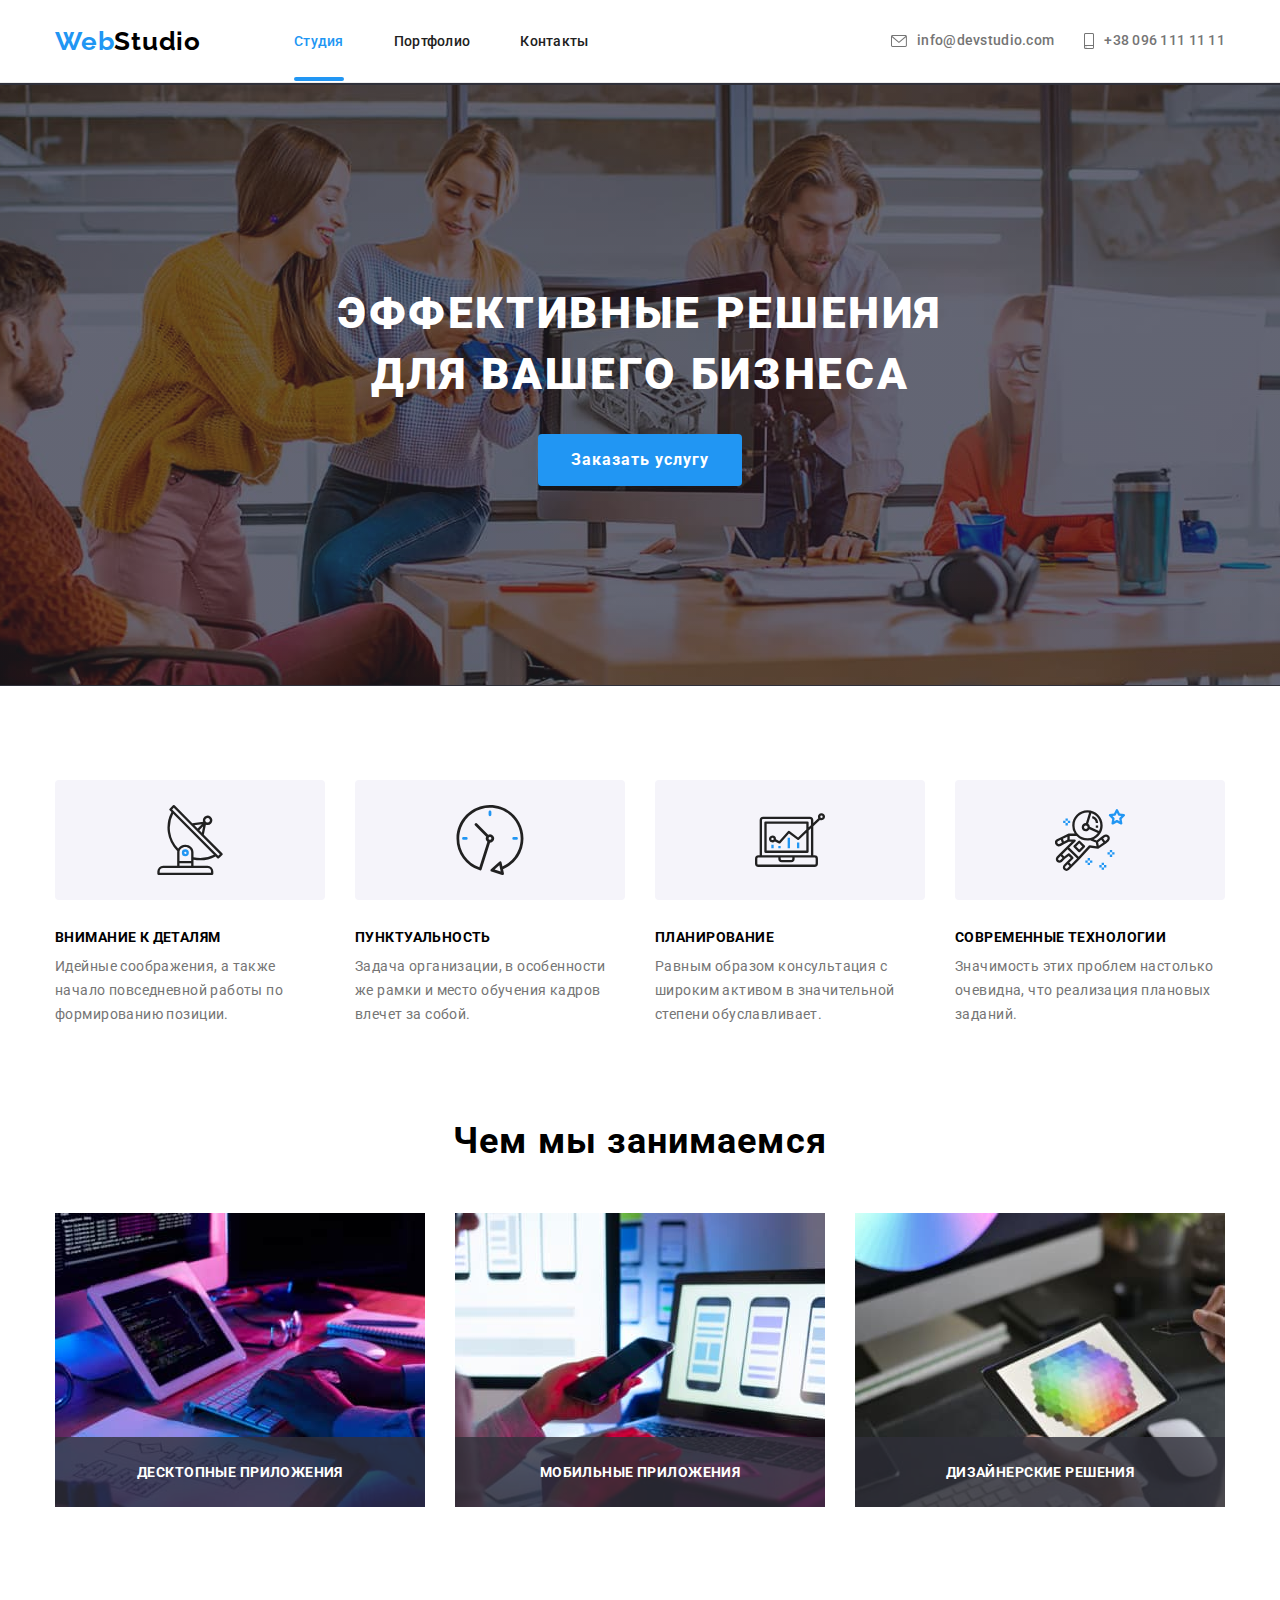
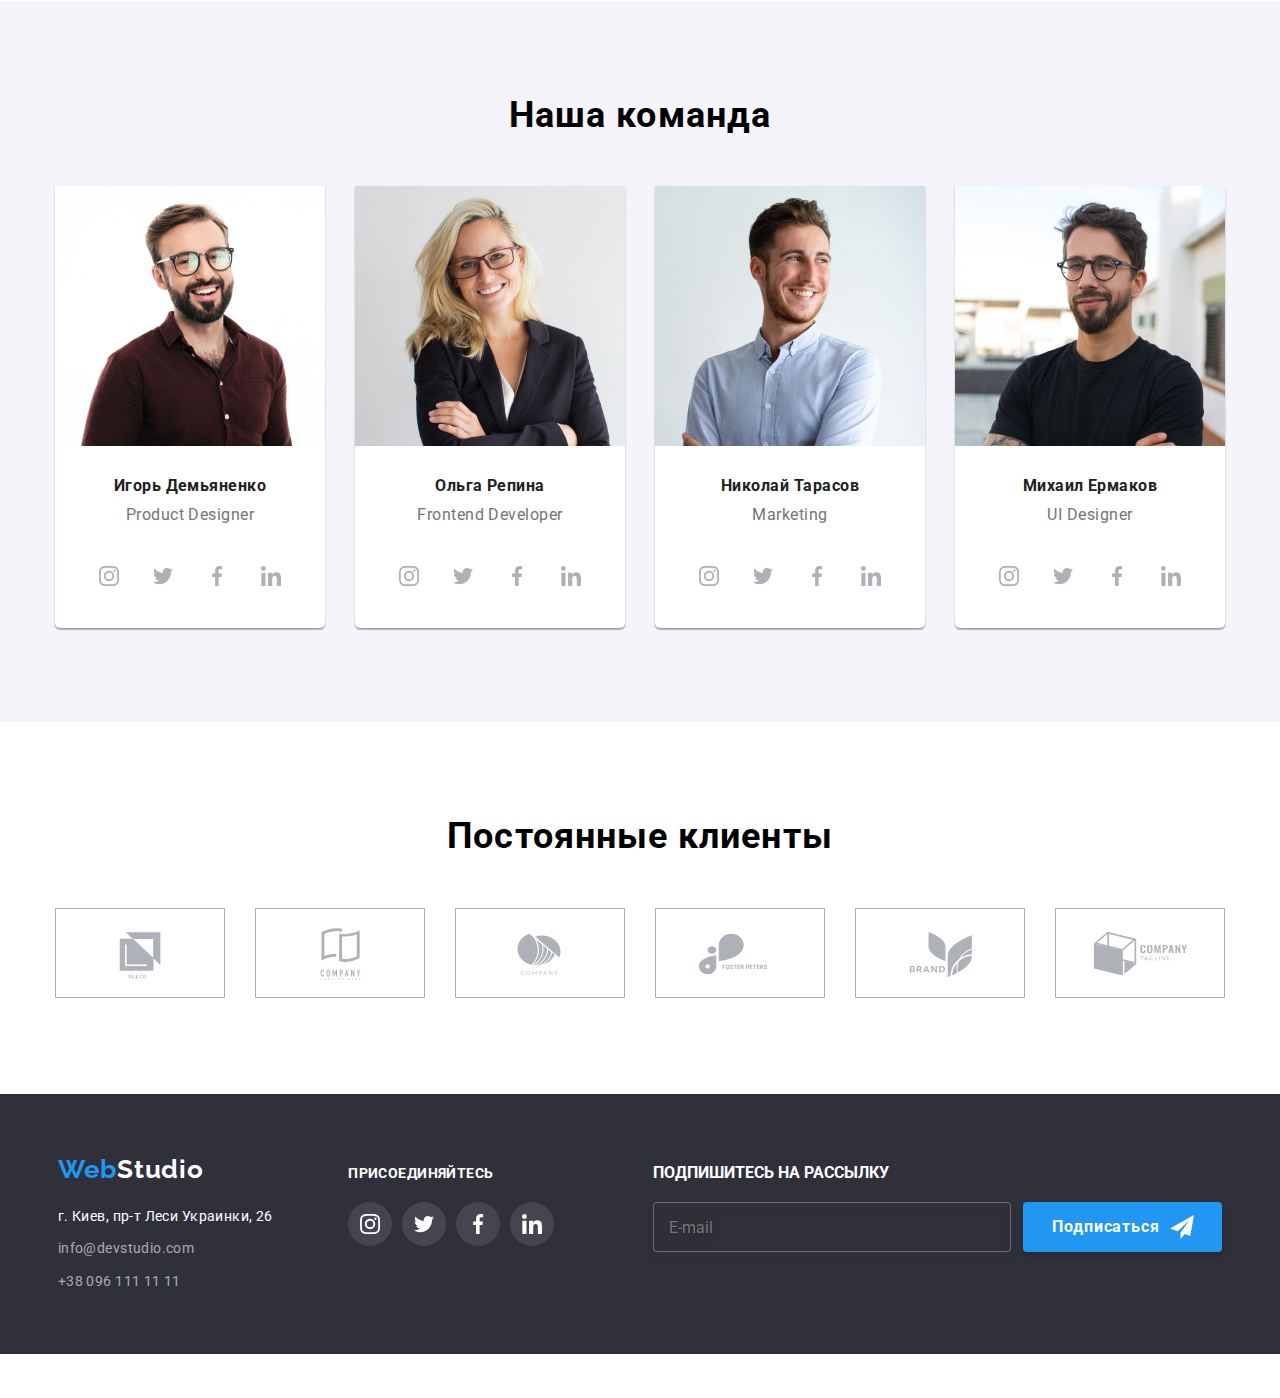
<file: index.html>
<!DOCTYPE html>
<html lang="ru">

<head>
  <meta charset="UTF-8">
  <meta http-equiv="X-UA-Compatible" content="IE=edge">
  <meta name="viewport" content="width=device-width, initial-scale=1.0">
  <title>Document</title>
  <link rel="preconnect" href="https://fonts.googleapis.com">
  <link rel="preconnect" href="https://fonts.gstatic.com" crossorigin>
  <link
    href="https://fonts.googleapis.com/css2?family=Oleo+Script&family=Raleway:wght@700&family=Roboto:wght@400;500;700;900&display=swap"
    rel="stylesheet">
  <link rel="stylesheet" href="https://cdn.jsdelivr.net/npm/modern-normalize@1.1.0/modern-normalize.min.css">
  <link rel="stylesheet" href="./css/main.min.css">

</head>

<body>


  <header class="header ">
    <div class="container">
      <div class="page-header-container">
        <a class="logo link" href="./index.html">
          <span class="logo-black">Web</span>Studio
        </a>
        <button class="button-menu" type="button">
          <svg class="button-menu__image" width="40px" height="40px">
            <use class="button-menu__icon-open" href="./images/sprite.svg#icon-burger"></use>
            <use class="button-menu__icon-close" href="./images/sprite.svg#icon-close_button"></use>
          </svg>
        </button>

        <div class="mobil-menu-nav ">
          <nav class="mobil-nav">

            <ul class="mobil-nav-list list">
              <li class="mobil-menu-nav__items"><a class="link mobile-navigation__link" href="./index.html">Студия</a>
              </li>
              <li class="mobil-menu-nav__items"><a class="link mobile-navigation__link"
                  href="./portfolio.html">Портфолио</a></li>
              <li><a class="link mobile-navigation__link" href="#">Контакты</a></li>
            </ul>
          </nav>
          <ul class="contact-info list">
            <li class="mobil-menu-nav__items">
              <a class="mobile-navigation__link mobile-navigation__link--email link" href="mailto:info@devstudio.com">
                <svg class="mobile-navigation__link-icon " width="16" height="12">
                  <use href="./images/sprite.svg#icon-post"></use>
                </svg>
                info@devstudio.com
              </a>
            </li>
            <li class="mobil-menu-nav__items">
              <a class="mobile-navigation__link mobile-navigation__link--number link" href="tel:+380961111111">
                <svg class="mobile-navigation__link-icon" width="10" height="16">
                  <use href="./images/sprite.svg#icon-smartphone"></use>
                </svg>+38 096 111 11 11</a>
            </li>
          </ul>
        </div>

        <nav class="menu-nav">

          <ul class="header-list list">
            <li class="menu-nav__items"><a class=" link link__studio current" href="./index.html">Студия</a></li>
            <li class="menu-nav__items"><a class="link link__portfolio" href="./portfolio.html">Портфолио</a></li>
            <li class="menu-nav__items"><a class="link link__contact" href="#">Контакты</a></li>
          </ul>
        </nav>
        <ul class="contact-info list">
          <li class="contact-info__mail">
            <a class="contact-info-mail__link link" href="mailto:info@devstudio.com">
              <svg class="icon__post" width="16" height="12">
                <use href="./images/sprite.svg#icon-post"></use>
              </svg>
              info@devstudio.com
            </a>
          </li>
          <li class="contact-info__call">
            <a class="contact-info-call__link link" href="tel:+380961111111">
              <svg class="icon__phone" width="10" height="16">
                <use href="./images/sprite.svg#icon-smartphone"></use>
              </svg>+38 096 111 11 11</a>
          </li>

        </ul>
      </div>


    </div>
    </div>

  </header>

  <main class="main-container">

    <section class="hero">
      <div class="container">
        <h1 class="hero__slogan">Эффективные решения<br>для вашего бизнеса</h1>

        <button class="btn" type="button" data-modal-open>Заказать услугу</button>
      </div>
    </section>

    <section class="feature-section section">
      <div class="container">
        <h2 class="visually--hidden">Особенности</h2>
        <ul class="feature-items list">
          <li class="feature-items__detail">
            <div class="feature-warp">
              <svg class="svg-icon" width="70" height="70">
                <use href="./images/sprite.svg#icon-antenna-1"></use>
              </svg>
            </div>
            <h3 class="caption-detail">Внимание к деталям</h3>
            <p class="detail-text"> Идейные соображения, а также начало повседневной работы по формированию позиции.</p>
          </li>

          <li class="feature-items__detail">
            <div class="feature-warp">
              <svg class="svg-icon" width="70" height="70">
                <use href="./images/sprite.svg#icon-clock-1"></use>
              </svg>
            </div>
            <h3 class="caption-detail">Пунктуальность</h3>
            <p class="detail-text">Задача организации, в особенности же рамки и место обучения кадров влечет за
              собой.</p>
          </li>

          <li class="feature-items__detail">
            <div class="feature-warp">
              <svg class="svg-icon" width="70" height="70">
                <use href="./images/sprite.svg#icon-diagram-1"></use>
              </svg>
            </div>
            <h3 class="caption-detail">Планирование</h3>
            <p class="detail-text">Равным образом консультация с широким активом в значительной степени обуславливает.
            </p>
          </li>

          <li class="feature-items__detail">
            <div class="feature-warp">
              <svg class="svg-icon" width="70" height="70">
                <use href="./images/sprite.svg#icon-astronaut-1"></use>
              </svg>
            </div>
            <h3 class="caption-detail">Современные технологии</h3>
            <p class="detail-text">Значимость этих проблем настолько очевидна, что реализация плановых заданий.</p>
          </li>
        </ul>
      </div>
    </section>

    <section class="affair-section section">
      <div class="container">
        <h2 class="title">Чем мы занимаемся</h2>
        <ul class="feature-items list">
          <li class="feature-items__detail affair-item"><img src="./images/What are we doing/img1.jpg"
              alt="печать на клавиатуре" width="370" height="294">
            <p class="work-text">Десктопные приложения</p>
          </li>
          <li class="feature-items__detail affair-item"><img src="./images/What are we doing/img2.jpg"
              alt="работа за ноутбуком" width="370" height="294">
            <p class="work-text">Мобильные приложения</p>
          </li>
          <li class="feature-items__detail affair-item"> <img src="./images/What are we doing/img3.jpg"
              alt="цветовая палитра" width="370" height="294">
            <p class="work-text">Дизайнерские решения</p>
          </li>
        </ul>
      </div>
    </section>
    <section class="comand-section section">
      <div class="container">
        <h2 class="title">Наша команда</h2>
        <ul class="feature-items list">
          <li class="card detail-item">
            <picture>

              <source media="(max-width: 767px)" srcset="./images/team/img.jpg 1x, 
                              ./images/team/img2x.jpg 2x">
              <source media="(min-width: 768px) and (max-width: 1199px)" srcset="./images/team/tablet1.jpg 1x, 
                              ./images/team/tablet1-2x.jpg 2x">
              <source media="(min-width: 1200px)" srcset="./images/team/decktop1.jpg 1x, 
                              ./images/team/decktop1-2x.jpg 2x">
              <img class="box-image" src="./images/team/photomobile1(1x)_450.jpg" alt="Фото Ігор Дем'яненко"
                title="Ігор Дем'яненко">
            </picture>
            <!-- <img src="./images/team/img4.jpg" alt="мужчина" width="270" height="260" /> -->


            <h3 class="card-title">Игорь Демьяненко</h3>
            <p class="card-text"> Product Designer</p>
            <ul class="social-icons list">
              <li>
                <a class="social-link" href="#">
                  <svg class="social-eclipse" width="20" heigth="20">
                    <use href="./images/sprite.svg#icon-instagram-2"></use>
                  </svg>
                </a>
              </li>
              <li>
                <a class="social-link" href="#">
                  <svg class="social-eclipse" width="20" heigth="20">
                    <use href="./images/sprite.svg#icon-twitter-1"></use>
                  </svg>
                </a>
              </li>
              <li>
                <a class="social-link" href="#">
                  <svg class="social-eclipse" width="20" heigth="20">
                    <use href="./images/sprite.svg#icon-facebook-1"></use>
                  </svg>
                </a>
              </li>
              <li>
                <a class="social-link" href="#">
                  <svg class="social-eclipse" width="20" heigth="20">
                    <use href="./images/sprite.svg#icon-linkedin-1"></use>
                  </svg>
                </a>
              </li>
            </ul>
          </li>

          <li class="card detail-item">
            <picture>

              <source media="(max-width: 767px)" srcset="./images/team/2img.jpg 1x, 
                                          ./images/team/2img2x.jpg 2x">
              <source media="(min-width: 768px) and (max-width: 1199px)" srcset="./images/team/tablet2.jpg 1x, 
                                          ./images/team/tablet2-2x.jpg 2x">
              <source media="(min-width: 1200px)" srcset="./images/team/decktop2.jpg 1x, 
                                          ./images/team/decktop2-2x.jpg 2x">
              <img class="box-image" src="./images/team/photomobile1(1x)_450.jpg" alt="женщина в очках"
                title="Ольга Репина">
            </picture>
            <!-- <img src="./images/team/img5.jpg" alt="женщина в очках" width="270"
              height="260" /> -->

            <h3 class="card-title">Ольга Репина</h3>
            <p class="card-text"> Frontend Developer</p>
            <ul class="social-icons list">
              <li>
                <a class="social-link" href="#">
                  <svg class="social-eclipse" width="20" heigth="20">
                    <use href="./images/sprite.svg#icon-instagram-2"></use>
                  </svg>
                </a>
              </li>
              <li>
                <a class="social-link" href="#">
                  <svg class="social-eclipse" width="20" heigth="20">
                    <use href="./images/sprite.svg#icon-twitter-1"></use>
                  </svg>
                </a>
              </li>
              <li>
                <a class="social-link" href="#">
                  <svg class="social-eclipse" width="20" heigth="20">
                    <use href="./images/sprite.svg#icon-facebook-1"></use>
                  </svg>
                </a>
              </li>
              <li>
                <a class="social-link" href="#">
                  <svg class="social-eclipse" width="20" heigth="20">
                    <use href="./images/sprite.svg#icon-linkedin-1"></use>
                  </svg>
                </a>
              </li>
            </ul>
          </li>


          <li class="card detail-item">

            <picture>

              <source media="(max-width: 767px)" srcset="./images/team/3img.jpg 1x, 
                                                      ./images/team/3img2x.jpg 2x">
              <source media="(min-width: 768px) and (max-width: 1199px)" srcset="./images/team/tablet3.jpg 1x, 
                                                      ./images/team/tablet3-2x.jpg 2x">
              <source media="(min-width: 1200px)" srcset="./images/team/decktop3.jpg 1x, 
                                                      ./images/team/decktop3-2x.jpg 2x">
              <img class="box-image" src="./images/team/photomobile1(1x)_450.jpg" alt="рыжеволосый мужчина"
                title="Николай Тарасов">
            </picture>
            <!-- <img src="./images/team/img6.jpg" alt="рыжеволосый мужчина" width="270" height="260" /> -->

            <h3 class="card-title">Николай Тарасов</h3>
            <p class="card-text">Marketing</p>
            <ul class="social-icons list">
              <li>
                <a class="social-link" href="#">
                  <svg class="social-eclipse" width="20" heigth="20">
                    <use href="./images/sprite.svg#icon-instagram-2"></use>
                  </svg>
                </a>
              </li>
              <li>
                <a class="social-link" href="#">
                  <svg class="social-eclipse" width="20" heigth="20">
                    <use href="./images/sprite.svg#icon-twitter-1"></use>
                  </svg>
                </a>
              </li>
              <li>
                <a class="social-link" href="#">
                  <svg class="social-eclipse" width="20" heigth="20">
                    <use href="./images/sprite.svg#icon-facebook-1"></use>
                  </svg>
                </a>
              </li>
              <li>
                <a class="social-link" href="#">
                  <svg class="social-eclipse" width="20" heigth="20">
                    <use href="./images/sprite.svg#icon-linkedin-1"></use>
                  </svg>
                </a>
              </li>
            </ul>

          </li>
          <li class="card detail-item">
            <picture>

              <source media="(max-width: 767px)" srcset="./images/team/4img.jpg 1x, 
                                                                  ./images/team/4img2x.jpg 2x">
              <source media="(min-width: 768px) and (max-width: 1199px)" srcset="./images/team/tablet4.jpg 1x, 
                                                                  ./images/team/tablet4-2x.jpg 2x">
              <source media="(min-width: 1200px)" srcset="./images/team/decktop4.jpg 1x, 
                                                                  ./images/team/decktop4-2x.jpg 2x">
              <img class="box-image" src="./images/team/photomobile1(1x)_450.jpg" alt="мужчина в очках"
                title="Михаил Ермаков">
            </picture>
            <!-- <img src="./images/team/img7.jpg" alt="мужчина в очках" width="270" height="260" /> -->

            <h3 class="card-title">Михаил Ермаков</h3>
            <p class="card-text"> UI Designer</p>
            <ul class="social-icons list">
              <li>
                <a class="social-link" href="#">
                  <svg class="social-eclipse" width="20" heigth="20">
                    <use href="./images/sprite.svg#icon-instagram-2"></use>
                  </svg>
                </a>
              </li>
              <li>
                <a class="social-link" href="#">
                  <svg class="social-eclipse" width="20" heigth="20">
                    <use href="./images/sprite.svg#icon-twitter-1"></use>
                  </svg>
                </a>
              </li>
              <li>
                <a class="social-link" href="#">
                  <svg class="social-eclipse" width="20" heigth="20">
                    <use href="./images/sprite.svg#icon-facebook-1"></use>
                  </svg>
                </a>
              </li>
              <li>
                <a class="social-link" href="#">
                  <svg class="social-eclipse" width="20" heigth="20">
                    <use href="./images/sprite.svg#icon-linkedin-1"></use>
                  </svg>
                </a>
              </li>
            </ul>
          </li>
        </ul>
      </div>
    </section>
    <section class="regular-customers section">
      <div class="container">
        <h2 class="title">Постоянные клиенты</h2>
        <ul class="feature-items list">
          <li class="clients">
            <a class="regular-customers-logo" href="#">
              <svg class="regular-clients-logo">
                <use href="./images/sprite.svg#icon-Logo1" width="106" height="60"></use>
              </svg>
            </a>
          </li>
          <li class="clients">
            <a class="regular-customers-logo" href="#">
              <svg class="regular-clients-logo">
                <use href="./images/sprite.svg#icon-Logo-2" width="106" height="60"></use>
              </svg>
            </a>
          </li>
          <li class="clients">
            <a class="regular-customers-logo" href="#">
              <svg class="regular-clients-logo">
                <use href="./images/sprite.svg#icon-Logo3" width="106" height="60"></use>
              </svg>
            </a>
          </li>
          <li class="clients">
            <a class="regular-customers-logo" href="#">
              <svg class="regular-clients-logo">
                <use href="./images/sprite.svg#icon-Logo-4" width="106" height="60"></use>
              </svg>
            </a>
          </li>
          <li class="clients">
            <a class="regular-customers-logo" href="#">
              <svg class="regular-clients-logo">
                <use href="./images/sprite.svg#icon-Logo-5" width="106" height="60"></use>
              </svg>
            </a>
          </li>
          <li class="clients">
            <a class="regular-customers-logo" href="#">
              <svg class="regular-clients-logo">
                <use href="./images/sprite.svg#icon-Logo-6" width="106" height="60"></use>
              </svg>
            </a>
          </li>

        </ul>
      </div>
    </section>
  </main>


  <footer class="footer-box">
    <div class="container footer-content ">



      <div class="footer-list-item list">

        <a class="logo link footer-logo" href="./index.html">
          <span class="logo-black">Web</span>Studio
        </a>
        <address class="address">
          <ul class="addres-items">
            <li class="list"> <a class="map-item"
                href="https://www.google.com/maps/d/viewer?mid=10uSM3H-mIU3GznYo2szRIEphczw&hl=en_US&ll=50.42732700000001%2C30.538092&z=17"
                target="_blank">г.
                Киев, пр-т Леси Украинки, 26</a>
            </li>
            <li class="address-link list">
              <a class="mail-item" href="mailto:info@devstudio.com">info@devstudio.com</a>
            </li>
            <li class="address-link list"> <a class="call-item" href="tel:+380961111111">+38 096 111 11 11</a>
            </li>
          </ul>
        </address>

      </div>

      <div class="footer-social ">
        <h2 class="join">присоединяйтесь</h2>
        <ul class="footer-social-icons list">
          <li class="footer-social-item">
            <a class="footer-social-link" href="#">
              <svg class="footer-social-eclipse" width="20" heigth="20">
                <use href="./images/sprite.svg#icon-instagram-2"></use>
              </svg>
            </a>
          </li>
          <li class="footer-social-item">
            <a class="footer-social-link" href="#">
              <svg class="footer-social-eclipse" width="20" heigth="20">
                <use href="./images/sprite.svg#icon-twitter-1"></use>
              </svg>
            </a>
          </li>
          <li class="footer-social-item">
            <a class="footer-social-link" href="#">
              <svg class="footer-social-eclipse" width="20" heigth="20">
                <use href="./images/sprite.svg#icon-facebook-1"></use>
              </svg>
            </a>
          </li>
          <li class="footer-social-item">
            <a class="footer-social-link" href="#">
              <svg class="footer-social-eclipse" width="20" heigth="20">
                <use href="./images/sprite.svg#icon-linkedin-1"></use>
              </svg>
            </a>
          </li>
        </ul>

      </div>

      <div class="sub-container">

        <b class="subscribe-title">Подпишитесь на рассылку</b>
        <form class="subscribe">
          <label class="visually--hidden" for="subscribe_mail">E-mail</label>
          <input class="subscribe-input" name="subscribe_mail" id="subscribe_mail" type="email" required
            placeholder="E-mail" />
          <button class="subscribe-button main-btn__active" type="submit">
            Подписаться
            <svg class="subscribe-button__icon" width="24" height="24">
              <use href="./images/sprite.svg#icon-send"></use>
            </svg>
          </button>
        </form>
      </div>

    </div>
  </footer>
  </li>
  <li class="footer-social-item">
    <a class="footer-social-link" href="#">




      <div class="backdrop is-hidden" data-modal>
        <div class="modal">
          <button class="modal-close-btn" data-modal-close>
            <svg class="modal-close-btn-icon" width="18" height="18">
              <use href="./images/sprite.svg#icon-close-btn"></use>
            </svg>
          </button>


          <form class="contact-form">
            <b class="modal-item">Оставьте свои данные, мы вам перезвоним</b>

            <span class="contact-form-field">
              <label class="contact-form-element-desc" for="user_name">
                Имя</label>
              <input type="text" class="contact-form-input" name="user_name" required minlength="2"
                pattern="^[a-zA-Zа-яА-Я]+$" />
              <svg class="contact-form__icon" width="18" height="18">
                <use href="./images/sprite.svg#icon-person"></use>
              </svg>

            </span>

            <span class="contact-form-field">
              <label class="contact-form-element-desc" for="user_phone">
                Телефон</label>
              <input type="tel" class="contact-form-input" name="user_phone_number" required
                pattern="[0-9]{3}-[0-9]{3}-[0-9]{2}-[0-9]{2}" title="xxx-xxx-xx-xx" />
              <svg class="contact-form__icon" width="18" height="18">
                <use href="./images/sprite.svg#icon-phone"></use>
              </svg>
            </span>


            <span class="contact-form-field">
              <label class="contact-form-element-desc" for="user_mail">
                Почта</label>
              <input class="contact-form-input" name="mail_post" id="mail" required />
              <svg class="contact-form__icon" width="18" height="18">
                <use href="./images/sprite.svg#icon-email"></use>
              </svg>
            </span>

            <span class="contact-form-field">
              <label class="contact-form-element-desc">
                Комментарий</label>
              <textarea class="contact-form-message" name="comment" id="comment" rows="5"
                placeholder="Введите текст"></textarea>
            </span>


            <span class="callback-form__item policy-checkbox">
              <label class=" colback-form-field policy-checkbox__label">
                <input id="user-policy" name="user_policy" type="checkbox"
                  class="contact-form-checkbox visually--hidden" required value="policy" />
                <svg class="form-check-icon">
                  <use href="./images/sprite.svg#check"></use>
                </svg>
                <svg class="form-uncheck-icon">
                  <use href="./images/sprite.svg#un-check"></use>
                </svg>
                Соглашаюсь с рассылкой и принимаю
                <a class="policy-checkbox__link" href="">Условия
                  договора</a>
              </label>
            </span>
            <button type=" submit" class="contact-form-submit">отправить</button>


          </form>
        </div>



        <script src="./js/modal.js"></script>

</body>

</html>
</file>
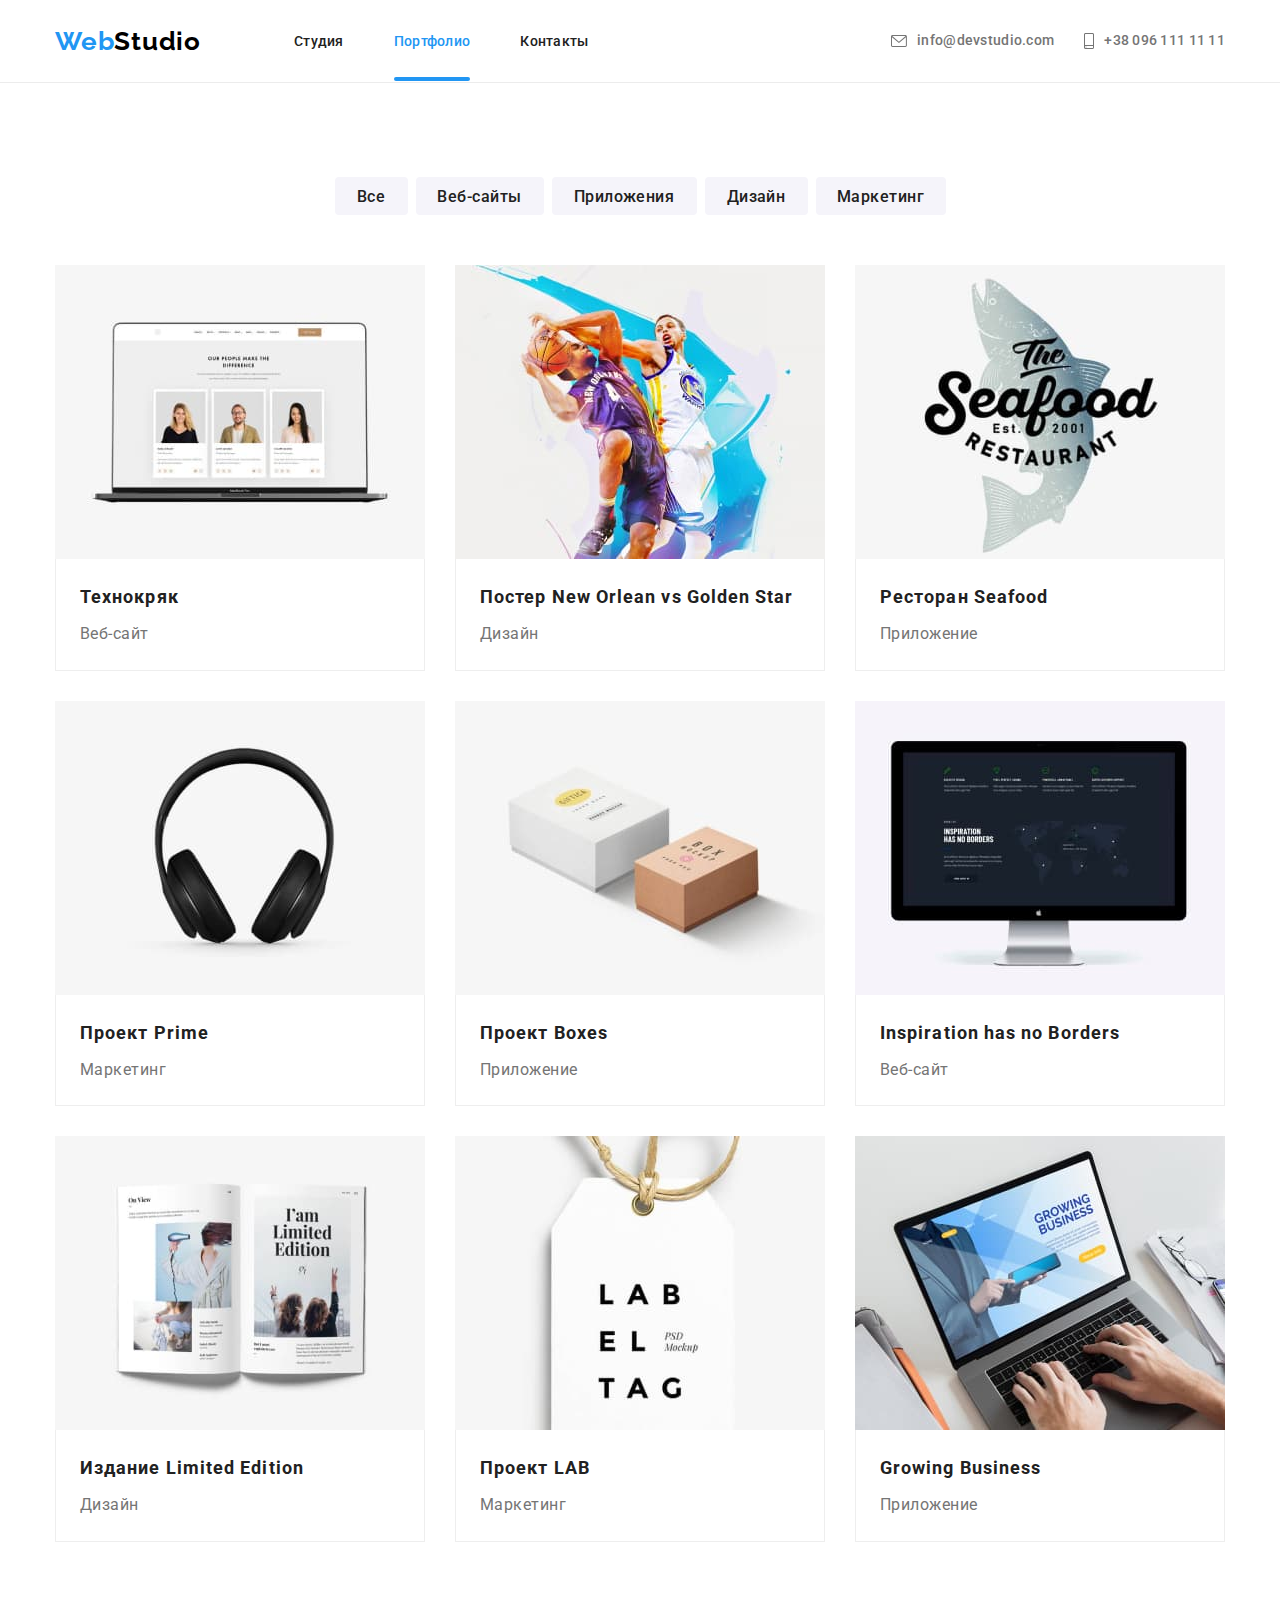
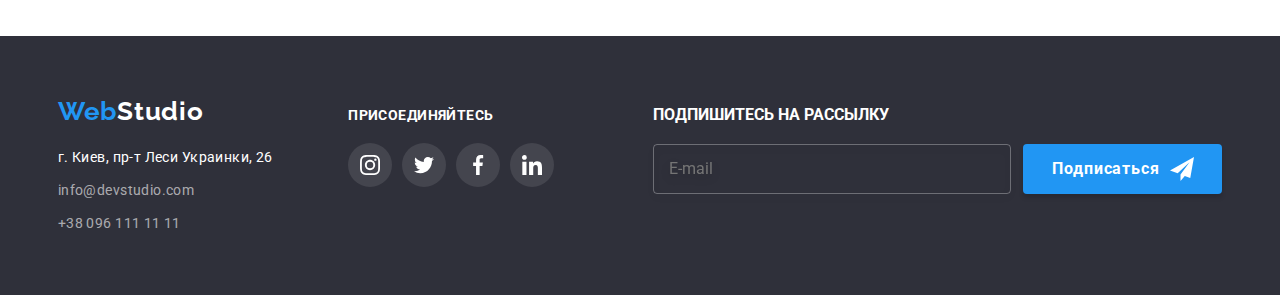
<file: portfolio.html>
<!DOCTYPE html>
<html lang="en">

<head>
  <meta charset="UTF-8">
  <meta http-equiv="X-UA-Compatible" content="IE=edge">
  <meta name="viewport" content="width=device-width, initial-scale=1.0">
  <title>Document</title>
  <link rel="preconnect" href="https://fonts.googleapis.com">
  <link rel="preconnect" href="https://fonts.gstatic.com" crossorigin>
  <link
    href="https://fonts.googleapis.com/css2?family=Oleo+Script&family=Raleway:wght@700&family=Roboto:wght@400;500;700;900&display=swap"
    rel="stylesheet">
  <link rel="stylesheet" href="https://cdn.jsdelivr.net/npm/modern-normalize@1.1.0/modern-normalize.min.css">
  <link rel="stylesheet" href="./css/main.min.css">
</head>

<body>
  <header class="header ">
    <div class="container">
      <div class="page-header-container">
        <a class="logo link" href="./index.html">
          <span class="logo-black">Web</span>Studio
        </a>
        <button class="button-menu" type="button">
          <svg class="button-menu__image" width="40px" height="40px">
            <use class="button-menu__icon-open" href="./images/sprite.svg#icon-burger"></use>
            <use class="button-menu__icon-close" href="./images/sprite.svg#icon-close_button"></use>
          </svg>
        </button>

        <div class="mobil-menu-nav ">
          <nav class="mobil-nav">

            <ul class="mobil-nav-list list">
              <li class="mobil-menu-nav__items">
                <a class=" link mobile-navigation__link" href="./index.html">Студия</a>
              </li>
              <li class="mobil-menu-nav__items">
                <a class="link mobile-navigation__link current " href="./portfolio.html">Портфолио</a>
              </li>
              <li>
                <a class="link mobile-navigation__link" href="#">Контакты</a>
              </li>
            </ul>
          </nav>
          <ul class="contact-info list">
            <li class="mobil-menu-nav__items">
              <a class="mobile-navigation__link mobile-navigation__link--email link" href="mailto:info@devstudio.com">
                <svg class="mobile-navigation__link-icon " width="16" height="12">
                  <use href="./images/sprite.svg#icon-post"></use>
                </svg>
                info@devstudio.com
              </a>
            </li>
            <li class="mobil-menu-nav__items">
              <a class="mobile-navigation__link mobile-navigation__link--number link" href="tel:+380961111111">
                <svg class="mobile-navigation__link-icon" width="10" height="16">
                  <use href="./images/sprite.svg#icon-smartphone"></use>
                </svg>+38 096 111 11 11</a>
            </li>
          </ul>
        </div>

        <nav class="menu-nav">

          <ul class="header-list list">
            <li class="menu-nav__items"><a class="link link__studio" href="./index.html">Студия</a></li>
            <li class="menu-nav__items"><a class="link link__portfolio current" href="./portfolio.html">Портфолио</a>
            </li>
            <li class="menu-nav__items"><a class="link link__contact" href="#">Контакты</a></li>
          </ul>
        </nav>
        <ul class="contact-info list">
          <li class="contact-info__mail">
            <a class="contact-info-mail__link link" href="mailto:info@devstudio.com">
              <svg class="icon__post" width="16" height="12">
                <use href="./images/sprite.svg#icon-post"></use>
              </svg>
              info@devstudio.com
            </a>
          </li>
          <li class="contact-info__call">
            <a class="contact-info-call__link link" href="tel:+380961111111">
              <svg class="icon__phone" width="10" height="16">
                <use href="./images/sprite.svg#icon-smartphone"></use>
              </svg>+38 096 111 11 11</a>
          </li>

        </ul>
      </div>


    </div>


  </header>
  <main class="portfolio-main-container section container">
    <section>
      <div class="button-section">
        <ul class="button-items list">
          <li class="btn-list">
            <button class="btn-basic btn-all" type="button">Все</button>
          </li>
          <li class="btn-list">
            <button class="btn-site btn-all" type="button">Веб-сайты</button>
          </li>
          <li class="btn-list">
            <button class="btn-app btn-all" type="button">Приложения</button>
          </li>
          <li class="btn-list">
            <button class="btn-design btn-all" type="button">Дизайн</button>
          </li>
          <li class="btn-list">
            <button class="btn-marketing btn-all" type="button">Маркетинг</button>
          </li>
        </ul>
      </div>
      <div class="big-portfolio-section">
        <ul class="big-portfolio-items list">
          <li class="list-image color-card">

            <a class="card-box link" href="#">
              <div class="overlay">
                <img src="./images/portfolio/img8.jpg" alt="macbook pro" width="370" height="294" />

                <p class="portfolio-description-text">Ресурс предлагает комплексные предложения с разным уровнем
                  функционала и сервисов. Все это позволит посетителю получить
                  исчерпывающие сведения о компании или частном лице.</p>

              </div>
              <div class="portfolio-cont">
                <h3 class="image-subject style-sheet">Технокряк</h3>
                <p class="image-desc style-sheet-text">Веб-сайт</p>
              </div>
            </a>

          </li>
          <li class="list-image color-card">

            <a class="card-box link" href="#">
              <div class="overlay">
                <img src="./images/portfolio/img9.jpg" alt="macbook pro" width="370" height="294" />

                <p class="portfolio-description-text">Ресурс предлагает комплексные предложения с разным уровнем
                  функционала и сервисов. Все это позволит посетителю получить
                  исчерпывающие сведения о компании или частном лице.</p>

              </div>
              <div class="portfolio-cont">
                <h3 class="image-subject style-sheet">Постер New Orlean vs Golden Star</h3>
                <p class="image-desc  style-sheet-text">Дизайн</p>
              </div>
            </a>
          </li>
          <li class="list-image color-card">

            <a class="card-box link" href="#">
              <div class="overlay">
                <img src="./images/portfolio/img10.jpg" alt="macbook pro" width="370" height="294" />

                <p class="portfolio-description-text">Ресурс предлагает комплексные предложения с разным уровнем
                  функционала и сервисов. Все это позволит посетителю получить
                  исчерпывающие сведения о компании или частном лице.</p>

              </div>
              <div class="portfolio-cont">
                <h3 class="image-subject style-sheet">Ресторан Seafood</h3>
                <p class=" image-desc  style-sheet-text">Приложение</p>
              </div>
            </a>
          </li>
          <li class="list-image color-card">

            <a class="card-box link" href="#">
              <div class="overlay">
                <img src="./images/portfolio/img11.jpg" alt="macbook pro" width="370" height="294" />

                <p class="portfolio-description-text">Ресурс предлагает комплексные предложения с разным уровнем
                  функционала и сервисов. Все это позволит посетителю получить
                  исчерпывающие сведения о компании или частном лице.</p>

              </div>
              <div class="portfolio-cont">
                <h3 class="image-subject style-sheet">Проект Prime</h3>
                <p class="image-desc  style-sheet-text">Маркетинг</p>
              </div>
            </a>
          </li>
          <li class="list-image color-card">

            <a class="card-box link" href="#">
              <div class="overlay">
                <img src="./images/portfolio/img12.jpg" alt="macbook pro" width="370" height="294" />

                <p class="portfolio-description-text">Ресурс предлагает комплексные предложения с разным уровнем
                  функционала и сервисов. Все это позволит посетителю получить
                  исчерпывающие сведения о компании или частном лице.</p>

              </div>
              <div class="portfolio-cont">
                <h3 class="image-subject style-sheet">Проект Boxes</h3>
                <p class="image-desc  style-sheet-text">Приложение</p>
              </div>
            </a>
          </li>
          <li class="list-image color-card">

            <a class="card-box link" href="#">
              <div class="overlay">
                <img src="./images/portfolio/img13.jpg" alt="macbook pro" width="370" height="294" />

                <p class="portfolio-description-text">Ресурс предлагает комплексные предложения с разным уровнем
                  функционала и сервисов. Все это позволит посетителю получить
                  исчерпывающие сведения о компании или частном лице.</p>

              </div>
              <div class="portfolio-cont">
                <h3 class="image-subject style-sheet">Inspiration has no Borders</h3>
                <p class="image-desc  style-sheet-text">Веб-сайт</p>
              </div>
            </a>
          </li>
          <li class="list-image color-card">

            <a class="card-box link" href="#">
              <div class="overlay">
                <img src="./images/portfolio/img14.jpg" alt="macbook pro" width="370" height="294" />

                <p class="portfolio-description-text">Ресурс предлагает комплексные предложения с разным уровнем
                  функционала и сервисов. Все это позволит посетителю получить
                  исчерпывающие сведения о компании или частном лице.</p>

              </div>
              <div class="portfolio-cont">
                <h3 class="image-subject style-sheet">Издание Limited Edition</h3>
                <p class="image-desc  style-sheet-text">Дизайн</p>
              </div>
            </a>
          </li>
          <li class="list-image color-card">

            <a class="card-box link" href="#">
              <div class="overlay">
                <img src="./images/portfolio/img15.jpg" alt="macbook pro" width="370" height="294" />

                <p class="portfolio-description-text">Ресурс предлагает комплексные предложения с разным уровнем
                  функционала и сервисов. Все это позволит посетителю получить
                  исчерпывающие сведения о компании или частном лице.</p>

              </div>
              <div class="portfolio-cont">
                <h3 class="image-subject style-sheet">Проект LAB</h3>
                <p class="image-desc style-sheet-text">Маркетинг</p>
              </div>
            </a>
          </li>
          <li class="list-image color-card">

            <a class="card-box link" href="#">
              <div class="overlay">
                <img src="./images/portfolio/img16.jpg" alt="macbook pro" width="370" height="294" />

                <p class="portfolio-description-text">Ресурс предлагает комплексные предложения с разным уровнем
                  функционала и сервисов. Все это позволит посетителю получить
                  исчерпывающие сведения о компании или частном лице.</p>

              </div>
              <div class="portfolio-cont">
                <h3 class="image-subject style-sheet">Growing Business</h3>
                <p class="image-desc style-sheet-text">Приложение</p>
              </div>
            </a>
          </li>
        </ul>
      </div>
    </section>
  </main>
  <footer class="footer-box">
    <div class="container footer-content ">



      <div class="footer-list-item list">

        <a class="logo link footer-logo" href="./index.html">
          <span class="logo-black">Web</span>Studio
        </a>
        <address class="address">
          <ul class="addres-items">
            <li class="list"> <a class="map-item"
                href="https://www.google.com/maps/d/viewer?mid=10uSM3H-mIU3GznYo2szRIEphczw&hl=en_US&ll=50.42732700000001%2C30.538092&z=17"
                target="_blank">г.
                Киев, пр-т Леси Украинки, 26</a>
            </li>
            <li class="address-link list">
              <a class="mail-item" href="mailto:info@devstudio.com">info@devstudio.com</a>
            </li>
            <li class="address-link list"> <a class="call-item" href="tel:+380961111111">+38 096 111 11 11</a>
            </li>
          </ul>
        </address>

      </div>

      <div class="footer-social ">
        <h2 class="join">присоединяйтесь</h2>
        <ul class="footer-social-icons list">
          <li class="footer-social-item">
            <a class="footer-social-link" href="#">
              <svg class="footer-social-eclipse" width="20" heigth="20">
                <use href="./images/sprite.svg#icon-instagram-2"></use>
              </svg>
            </a>
          </li>
          <li class="footer-social-item">
            <a class="footer-social-link" href="#">
              <svg class="footer-social-eclipse" width="20" heigth="20">
                <use href="./images/sprite.svg#icon-twitter-1"></use>
              </svg>
            </a>
          </li>
          <li class="footer-social-item">
            <a class="footer-social-link" href="#">
              <svg class="footer-social-eclipse" width="20" heigth="20">
                <use href="./images/sprite.svg#icon-facebook-1"></use>
              </svg>
            </a>
          </li>
          <li class="footer-social-item">
            <a class="footer-social-link" href="#">
              <svg class="footer-social-eclipse" width="20" heigth="20">
                <use href="./images/sprite.svg#icon-linkedin-1"></use>
              </svg>
            </a>
          </li>
        </ul>

      </div>

      <div class="sub-container">

        <b class="subscribe-title">Подпишитесь на рассылку</b>
        <form class="subscribe">
          <label class="visually--hidden" for="subscribe_mail">E-mail</label>
          <input class="subscribe-input" name="subscribe_mail" id="subscribe_mail" type="email" required
            placeholder="E-mail" />
          <button class="subscribe-button main-btn__active" type="submit">
            Подписаться
            <svg class="subscribe-button__icon" width="24" height="24">
              <use href="./images/sprite.svg#icon-send"></use>
            </svg>
          </button>
        </form>
      </div>

    </div>
  </footer>
</body>

</html>
</file>
<file: css/main.min.css>
:root{--primary-font: "Roboto", sans-serif;--secondary-font: "Raleway", sans-serif;--primary-text-color: #212121;--secondary-text-color: #757575;--hover-color: #2196f3;--timing-function: 250ms cubic-bezier(0.4, 0, 0.2, 1)}h1,h2,h3,h4,p{margin-top:0;margin-bottom:0}ul,ol{margin-top:0;margin-bottom:0;padding-left:0}img{display:block;max-width:100%;height:auto}button{cursor:pointer}body{font-family:var(--primary-font)}address{font-style:normal}.link{text-decoration:none}.list{list-style:none}.body{background:#e5e5e5}.style-sheet{font-size:18px;line-height:2;letter-spacing:.06em;color:var(--primary-text-color)}.style-sheet-text{font-size:16px;line-height:1.9;letter-spacing:.03em;color:var(--secondary-text-color)}.container{max-width:480px;padding:0 15px;margin:0 auto}@media screen and (min-width: 768px){.container{max-width:768px}}@media screen and (min-width: 1200px){.container{max-width:1200px}}.section{padding-top:60px;padding-bottom:60px}@media screen and (min-width: 1200px){.section{padding-top:94px;padding-bottom:94px}}.visually--hidden{position:absolute;width:1px;height:1px;margin:-1px;border:0;padding:0;white-space:nowrap;clip-path:inset(100%);clip:rect(0 0 0 0);overflow:hidden}.btn{display:inline-block;min-width:200px;border-radius:4px;border:1px solid rgba(0,0,0,0);padding:10px 32px;background-color:#2196f3;color:#fff;font-family:"Roboto",sans-serif;font-weight:700;font-size:16px;line-height:1.88;align-items:center;text-align:center;letter-spacing:.06em;cursor:pointer;transition:background-color 250ms cubic-bezier(0.4, 0, 0.2, 1),color 250ms cubic-bezier(0.4, 0, 0.2, 1)}.btn:hover,.btn:focus{background:#188ce8;box-shadow:0px 4px 4px rgba(0,0,0,.15);border-radius:4px;transition:color 250ms cubic-bezier(0.4, 0, 0.2, 1)}.btn-all{height:38px;font-weight:500;font-size:16px;line-height:1.2;letter-spacing:.03em;color:var(--primary-text-color);background:#f5f4fa;border:0;border-radius:4px;cursor:pointer;transition:background-color 250ms cubic-bezier(0.4, 0, 0.2, 1),color 250ms cubic-bezier(0.4, 0, 0.2, 1),box-shadow 250ms cubic-bezier(0.4, 0, 0.2, 1)}.btn-all:hover,.btn-all:focus{color:#fff;background:var(--hover-color);transition:transform 250ms cubic-bezier(0.4, 0, 0.2, 1)}.btn-basic{width:73px}.btn-site{width:128px}.btn-app{width:145px}.btn-design{width:103px}.btn-marketing{width:130px}.subscribe-button{display:flex;justify-content:space-between;align-items:center;font-weight:700;line-height:1.88;letter-spacing:.06em;color:#fff;background-color:#2196f3;box-shadow:0px 4px 4px rgba(0,0,0,.15);border-radius:4px;border:0;padding-left:29px;padding-right:28px;padding-top:10px;padding-bottom:10px}.button-section{display:flex;justify-content:center;padding-bottom:34px}.button-items{display:flex;padding-bottom:16px}.btn-list{display:inline-block}.btn-list+.btn-list{margin-left:8px}.modal-close-btn{position:absolute;top:8px;right:8px;display:flex;align-items:center;justify-content:center;height:30px;width:30px;padding:0;background-color:rgba(0,0,0,0);border:1px solid rgba(0,0,0,.1);border-radius:50px;cursor:pointer;transition:fill var(--timing-function)}.modal-close-btn:hover,.modal-close-btn:focus{fill:var(--hover-color)}.modal-close-btn-icon{position:relative;top:.25px;right:.55px}.button-menu{display:inline-flex;border:0;padding:0;background-color:rgba(0,0,0,0)}@media screen and (min-width: 768px){.button-menu{display:none}}.button-menu__icon-close{display:none}.header{position:relative;padding:10px 0;border-bottom:1px solid #ececec}@media screen and (min-width: 768px){.header{padding:0}}.page-header-container{display:flex;justify-content:space-between;align-items:center}.logo{font-family:var(--secondary-font);font-weight:700;font-size:26px;line-height:1.17;letter-spacing:.03em;color:#000;transition:color 250ms cubic-bezier(0.4, 0, 0.2, 1)}.logo:hover,.logo:focus{color:var(--hover-color)}.footer-logo{color:#fff}.logo-black{font-family:var(--secondary-font);color:var(--hover-color)}.mobil-menu-nav{display:none;position:absolute;z-index:1;top:0;left:0;width:100vw;height:100vh;overflow-y:scroll}@media screen and (min-width: 768px){.mobil-menu-nav{display:none}}@media screen and (min-width: 768px){.mobil-nav{padding:0;margin:0;margin-left:93px;font-size:inherit;line-height:inherit}}@media screen and (min-width: 1200px){.mobil-nav{margin-top:0;margin-left:93px}}.mobil-nav-list{display:flex;flex-direction:column;padding:0 40px;margin:0 auto;max-width:480px}@media screen and (min-width: 768px){.mobil-nav-list{flex-direction:row;padding:0}}.mobile-navigation__link{padding-top:32px;padding-bottom:32px;font-weight:500;font-size:14px;line-height:1.14;letter-spacing:.02em;color:var(--primary-text-color);position:relative;transition:color 250ms cubic-bezier(0.4, 0, 0.2, 1)}.mobile-navigation__link:hover,.mobile-navigation__link:focus{color:var(--hover-color);transition:color 250ms cubic-bezier(0.4, 0, 0.2, 1)}.menu-nav{display:none}@media screen and (min-width: 768px){.menu-nav{display:block;margin-left:93px;padding:32px 0}}.header-list{display:flex;gap:50px}.link__studio{padding-top:32px;padding-bottom:32px;font-weight:500;font-size:14px;line-height:1.14;letter-spacing:.02em;color:var(--primary-text-color);position:relative;transition:color 250ms cubic-bezier(0.4, 0, 0.2, 1)}.link__studio:hover,.link__studio:focus{color:var(--hover-color);transition:color 250ms cubic-bezier(0.4, 0, 0.2, 1)}.link__portfolio{padding-top:32px;padding-bottom:32px;font-weight:500;font-size:14px;line-height:1.14;letter-spacing:.02em;color:var(--primary-text-color);position:relative;transition:color 250ms cubic-bezier(0.4, 0, 0.2, 1)}.link__portfolio:hover,.link__portfolio:focus{color:var(--hover-color);transition:color 250ms cubic-bezier(0.4, 0, 0.2, 1)}.menu-nav__items{position:relative}.link__contact{padding-top:32px;padding-bottom:32px;font-weight:500;font-size:14px;line-height:1.14;letter-spacing:.02em;color:var(--primary-text-color);position:relative;transition:color 250ms cubic-bezier(0.4, 0, 0.2, 1)}.link__contact:hover,.link__contact:focus{color:var(--hover-color);transition:color 250ms cubic-bezier(0.4, 0, 0.2, 1)}.contact-info{display:none}@media screen and (min-width: 768px){.contact-info{display:flex;margin-left:auto;align-content:center;flex-direction:column}}@media screen and (min-width: 1200px){.contact-info{flex-direction:row}}.contact-info-mail__link{font-weight:500;font-size:12px;line-height:1.16;letter-spacing:.02em;color:var(--secondary-text-color);text-decoration:none;display:flex;align-items:center;position:relative;transition:color 250ms cubic-bezier(0.4, 0, 0.2, 1)}@media screen and (min-width: 1200px){.contact-info-mail__link{margin-left:30px;padding:32px 0;font-size:14px;line-height:1.14}}.contact-info-mail__link:hover,.contact-info-mail__link:focus{color:var(--hover-color);transition:color 250ms cubic-bezier(0.4, 0, 0.2, 1)}.contact-info-mail__link:hover .icon__post,.contact-info-mail__link:focus .icon__post{fill:#2196f3;transition:color 250ms cubic-bezier(0.4, 0, 0.2, 1)}.icon__post{width:14px;height:10px;margin-right:10px;fill:var(--secondary-text-color)}@media screen and (min-width: 1200px){.icon__post{width:16px;height:12px}}.icon__phone{height:14px;margin-right:10px;fill:var(--secondary-text-color)}@media screen and (min-width: 1200px){.icon__phone{width:10px;height:16px}}.contact-info-call__link{font-weight:500;font-size:12px;line-height:1.16;letter-spacing:.02em;color:var(--secondary-text-color);text-decoration:none;display:flex;align-items:center;position:relative;transition:color 250ms cubic-bezier(0.4, 0, 0.2, 1)}@media screen and (min-width: 1200px){.contact-info-call__link{margin-left:30px;padding:32px 0;font-size:14px;line-height:1.14}}.contact-info-call__link:hover,.contact-info-call__link:focus{color:var(--hover-color);transition:color 250ms cubic-bezier(0.4, 0, 0.2, 1)}.contact-info-call__link:focus .icon__phone,.contact-info-call__link:hover .icon__phone{fill:#2196f3;transition:color 250ms cubic-bezier(0.4, 0, 0.2, 1)}@media screen and (min-width: 768px){.contact-info__call{margin-top:10px}}@media screen and (min-width: 1200px){.contact-info__call{margin-top:0}}.current{color:var(--hover-color)}.current::after{position:absolute;content:"";left:0;width:100%;height:4px;border-radius:2px;bottom:0;background-color:var(--hover-color)}.hero{background:#2f303a;padding:118px 0;background:#2f303a;position:relative;max-width:1600px;margin:0 auto;text-align:center;background-image:linear-gradient(to right, rgba(47, 48, 58, 0.4), rgba(47, 48, 58, 0.4)),url(../images/bg.jpg);background-repeat:no-repeat;border-top:0ch;background-size:cover;background-position:center}@media screen and (min-width: 768px){.hero{padding:128px 0}}@media screen and (min-width: 1200px){.hero{padding:200px 0}}@media screen and (min-device-pixel-ratio: 2),(-webkit-min-device-pixel-ratio: 2),(min-resolution: 192dpi),(min-resolution: 2dppx){.hero{background-image:linear-gradient(to right, getColor("box-shadow-8"), getColor("box-shadow-8")),url("../images/mobil/header-mobil.jpg")}}@media screen and (min-width: 480px){.hero{background-size:auto}}@media screen and (min-width: 480px)and (min-device-pixel-ratio: 2),(min-width: 480px)and (-webkit-min-device-pixel-ratio: 2),(min-width: 480px)and (min-resolution: 192dpi),(min-width: 480px)and (min-resolution: 2dppx){.hero{background-image:linear-gradient(to right, getColor("box-shadow-8"), getColor("box-shadow-8")),url("../images/mobil/header-mobil2x.jpg");background-size:contain}}@media screen and (min-width: 768px){.hero{background-image:linear-gradient(to right, getColor("box-shadow-8"), getColor("box-shadow-8")),url("../images/order/phototablet(1x)_768.jpg");background-size:contain}}@media screen and (min-width: 768px)and (min-device-pixel-ratio: 2),(min-width: 768px)and (-webkit-min-device-pixel-ratio: 2),(min-width: 768px)and (min-resolution: 192dpi),(min-width: 768px)and (min-resolution: 2dppx){.hero{background-image:linear-gradient(to right, getColor("box-shadow-8"), getColor("box-shadow-8")),url("../images/order/phototablet(2x)_1536.jpg");background-size:contain}}@media screen and (min-width: 1200px){.hero{padding:200px 0;background-image:linear-gradient(to right, getColor("box-shadow-8"), getColor("box-shadow-8")),url("../images/order/photodesktop(1x)_1600.jpg");background-size:auto}}@media screen and (min-width: 1200px)and (min-device-pixel-ratio: 2),(min-width: 1200px)and (-webkit-min-device-pixel-ratio: 2),(min-width: 1200px)and (min-resolution: 192dpi),(min-width: 1200px)and (min-resolution: 2dppx){.hero{background-image:linear-gradient(to right, getColor("box-shadow-8"), getColor("box-shadow-8")),url("../images/order/photodesktop(2x)_3200.jpg");background-size:cover}}@media screen and (min-width: 1601px)and (min-device-pixel-ratio: 2),(min-width: 1601px)and (-webkit-min-device-pixel-ratio: 2),(min-width: 1601px)and (min-resolution: 192dpi),(min-width: 1601x)and (min-resolution: 2dppx){.hero{background-size:contain}}.hero__slogan{max-width:360px;font-weight:900;font-size:26px;line-height:1.61;letter-spacing:.06em;text-transform:uppercase;color:#fff;margin:0 auto 30px}@media screen and (min-width: 1200px){.hero__slogan{max-width:696px;font-size:44px;line-height:1.37}}.feature-section{width:100%}.feature-items{display:flex;gap:30px;flex-wrap:wrap;justify-content:center}.feature-warp{display:flex;justify-content:center;align-items:center;background:#f5f4fa;max-width:450px;height:120px;border-radius:4px;margin-bottom:30px}.caption-detail{font-weight:700;font-size:14px;line-height:1.1;letter-spacing:.03em;text-transform:uppercase;margin-bottom:10px;display:flex;justify-content:center}.detail-text{font-size:14px;line-height:1.71;letter-spacing:.03em;color:#757575}@media screen and (min-width: 768px){.feature-items__detail{width:354px}.caption-detail{font-weight:700;font-size:14px;line-height:1.1;letter-spacing:.03em;text-transform:uppercase;margin-bottom:10px;display:block}}@media screen and (min-width: 1200px){.feature-items{flex-wrap:nowrap}.feature-section{padding-bottom:47px}.feature-items__detail{width:270px;padding-bottom:0px}.feature-warp{width:270px;height:120px}.detail-text{max-width:270px;font-weight:400;font-size:14px;line-height:1.7;letter-spacing:.03em;color:var(--secondary-text-color)}}.affair-section{display:none}@media screen and (min-width: 1200px){.affair-section{display:block;padding-top:47px}.affair-title{padding-top:0px;margin-bottom:50px;font-weight:700;font-size:36px;line-height:1.2;text-align:center;letter-spacing:.03em}.affair-items{display:flex}.affair-item{position:relative;width:370px}.work-text{position:absolute;top:224px;font-weight:700;font-size:14px;line-height:16px;text-align:center;letter-spacing:.03em;text-transform:uppercase;color:#fff;background:rgba(47,48,58,.8);width:370px;height:70px;display:flex;justify-content:center;align-items:center}.caption-punctuality{font-weight:700;font-size:14px;line-height:1.1;letter-spacing:.03em;text-transform:uppercase}.punctuality-text{font-weight:400;font-size:14px;line-height:1.7;letter-spacing:.03em;color:var(--secondary-text-color)}.caption-plan{font-weight:700;font-size:14px;line-height:1.1;letter-spacing:.03em;text-transform:uppercase}.plan-text{font-weight:400;font-size:14px;line-height:1.7;letter-spacing:.03em;color:var(--secondary-text-color)}.caption-tech{font-weight:700;font-size:14px;line-height:1.1;letter-spacing:.03em;text-transform:uppercase}.tech-text{font-weight:400;font-size:14px;line-height:1.7;letter-spacing:.03em;color:var(--secondary-text-color)}}.title{font-weight:700;font-size:36px;line-height:1.16;text-align:center;letter-spacing:.03em;margin-bottom:50px}.comand-section{background:#f5f4fa}.card{text-align:center;background:#fff;box-shadow:0px 1px 3px rgba(0,0,0,.12),0px 1px 1px rgba(0,0,0,.14),0px 2px 1px rgba(0,0,0,.2);border-radius:0px 0px 5px 5px}.card-title{font-size:16px;line-height:1.19;letter-spacing:.03em;padding-top:30px;padding-bottom:10px;color:var(--primary-text-color)}.card-text{padding-bottom:30px;font-size:16px;line-height:1.19;letter-spacing:.03em;color:var(--secondary-text-color)}.social-icons{display:flex;justify-content:center;gap:10px;fill:#afb1b8;margin-bottom:30px}.social-link{display:flex;justify-content:center;transition:background-color 250ms cubic-bezier(0.4, 0, 0.2, 1);width:44px;height:44px;border-radius:50%}.social-link:hover,.social-link:focus{background:var(--hover-color)}.social-link:hover .social-eclipse,.social-link:focus .social-eclipse{fill:#fff;transition:color 250ms cubic-bezier(0.4, 0, 0.2, 1)}.social-eclipse{fill:#afb1b8;transition:fill 250ms cubic-bezier(0.4, 0, 0.2, 1)}.regular-customers-list{display:flex;gap:30px}.regular-customers-logo{display:block;width:170px;height:90px;border:1px solid #afb1b8;color:#afb1b8;background-color:#fff;padding:16px 32px;transition:border-color 250ms cubic-bezier(0.4, 0, 0.2, 1)}.regular-clients-logo{width:106px;height:60px;fill:#afb1b8;transition:fill 250ms cubic-bezier(0.4, 0, 0.2, 1)}.clients{width:170px;height:92px}.regular-customers-logo:hover,.regular-customers-logo:focus{border-color:var(--hover-color)}.regular-customers-logo:hover .regular-clients-logo,.regular-customers-logo:focus .regular-clients-logo{fill:#2196f3}.footer-box{background:#2f303a;padding-top:60px;padding-bottom:60px}.footer-content{display:flex;flex-direction:column;align-items:center;text-align:center;flex-wrap:wrap}@media screen and (min-width: 768px){.footer-content{align-items:baseline;justify-content:space-around;flex-direction:row}}@media screen and (min-width: 1200px){.footer-content{text-align:start}}.sec-logo{font-family:var(--secondary-font);font-size:26px;line-height:1.2;letter-spacing:.03em;text-decoration:none;color:#fff}.logo-white{color:var(--hover-color)}.address{margin-top:20px}.map-item{font-size:14px;line-height:1.7;letter-spacing:.03em;text-decoration:none;color:#fff;transition:background-color 250ms cubic-bezier(0.4, 0, 0.2, 1),color 250ms cubic-bezier(0.4, 0, 0.2, 1)}.map-item:hover,.map-item:focus{color:var(--hover-color);transition:color 250ms cubic-bezier(0.4, 0, 0.2, 1)}.mail-item{font-size:14px;line-height:1.7;letter-spacing:.03em;text-decoration:none;color:rgba(255,255,255,.6);transition:background-color 250ms cubic-bezier(0.4, 0, 0.2, 1),color 250ms cubic-bezier(0.4, 0, 0.2, 1)}.mail-item:hover,.mail-item:focus{color:var(--hover-color);transition:color 250ms cubic-bezier(0.4, 0, 0.2, 1)}.call-item{font-size:14px;line-height:1.7;letter-spacing:.03em;text-decoration:none;color:rgba(255,255,255,.6)}.call-item:hover,.call-item:focus{color:var(--hover-color);transition:color 250ms cubic-bezier(0.4, 0, 0.2, 1)}.address-link{padding-top:9px}@media screen and (max-width: 1199px){.footer-social{margin-bottom:60px}}@media screen and (min-width: 1200px){.footer-social{margin-right:93px}}@media screen and (max-width: 1199px){.footer-list-item{margin-bottom:60px}}@media screen and (min-width: 1200px){.footer-list-item{margin-right:70px}}.join{font-weight:700;font-size:14px;line-height:1.14;letter-spacing:.03em;text-transform:uppercase;color:#fff;margin-bottom:20px}.footer-social-icons{display:flex;gap:10px}.footer-social-eclipse{height:20px}.footer-social-item{position:relative;width:44px;height:44px;border-radius:50%}.footer-social-link{position:absolute;fill:#fff;display:flex;justify-content:center;align-items:center;width:100%;height:100%;border-radius:50%;background-color:rgba(255,255,255,.1);transition:background-color 250ms cubic-bezier(0.4, 0, 0.2, 1)}.footer-social-link:hover,.footer-social-link:focus{background:#2196f3;transition:color 250ms cubic-bezier(0.4, 0, 0.2, 1)}.footer-social-eclipse{position:absolute;transition:fill 250ms cubic-bezier(0.4, 0, 0.2, 1)}.subscribe{display:flex;flex-direction:column;align-items:center}@media screen and (min-width: 1200px){.subscribe{flex-direction:row}}.subscribe-title{display:block;margin-bottom:20px;line-height:1.14;text-transform:uppercase;color:#fff}.subscribe-input{width:calc(100vw - 30px);height:50px;padding:15px;color:#fff;background-color:rgba(0,0,0,0);border:1px solid rgba(255,255,255,.3);filter:drop-shadow(0px 4px 4px rgba(0, 0, 0, 0.15));border-radius:4px;margin-bottom:20px}@media screen and (min-width: 480px){.subscribe-input{width:450px}}@media screen and (min-width: 1200px){.subscribe-input{margin-right:12px;width:358px;margin-bottom:0px}}.subscribe-button__icon{margin-left:10px;fill:#fff}.big-portfolio-items{display:flex;flex-wrap:wrap;gap:30px}.list-image{width:100%}@media screen and (min-width: 768px){.list-image{width:calc((100% - 30px)/2)}}@media screen and (min-width: 1200px){.list-image{width:calc((100% - 60px)/3)}}.color-card{transition:box-shadow 250ms cubic-bezier(0.4, 0, 0.2, 1)}.color-card:hover,.color-card:focus{box-shadow:0px 3px 1px rgba(0,0,0,.1),0px 1px 2px rgba(0,0,0,.08),0px 2px 2px rgba(0,0,0,.12);transition:color 250ms cubic-bezier(0.4, 0, 0.2, 1)}.portfolio-cont{flex-grow:1;border:1px solid #eee;border-top:rgba(0,0,0,0);padding:20px 24px;transition:box-shadow 250ms cubic-bezier(0.4, 0, 0.2, 1)}.card-box{display:flex;flex-direction:column;height:100%}.overlay{position:relative;overflow:hidden}.portfolio-description-text{position:absolute;top:0;left:0;padding:63px 24px;font-size:18px;line-height:1.56;color:#fff;width:100%;height:100%;background-color:rgba(33,150,243,.9);transform:translateY(101%);transition:transform 250ms cubic-bezier(0.4, 0, 0.2, 1)}.list-image:hover .portfolio-description-text{transform:translateY(0);transition:transform 250ms cubic-bezier(0.4, 0, 0.2, 1)}.image-subject{margin-bottom:4px}.backdrop{position:fixed;top:0;left:0;z-index:100;width:100%;height:100%;opacity:1;background-color:rgba(0,0,0,.4);transition:opacity 500ms linear,visibility 500ms linear}.backdrop.is-hidden{opacity:0;visibility:hidden;pointer-events:none}.modal{position:absolute;top:50%;left:50%;width:528px;height:580px;transform:translate(-50%, -50%);background-color:#fff;box-shadow:0px 1px 3px rgba(0,0,0,.12),0px 1px 1px rgba(0,0,0,.14),0px 2px 1px rgba(0,0,0,.2);border-radius:4px}.contact-form{padding:40px}.modal-item{display:block;margin-bottom:12px;font-weight:700;font-size:20px;line-height:1.14;text-align:center;color:#212121}.contact-form-field{position:relative;margin-bottom:10px;display:flex;flex-direction:column}.contact-form-element-desc{width:100%;margin-bottom:4px;font-weight:400;font-size:12px;line-height:1.17;letter-spacing:.01em;color:#757575}.contact-form-input{width:100%;padding:12px 16px 12px 42px;height:42px;border:1px solid rgba(33,33,33,.2);border-radius:4px;font-size:14px;line-height:1.14;letter-spacing:.01em;transition:border-color var(--timing-function)}.contact-form__icon{position:absolute;bottom:12px;left:12px;fill:#212121;transition:fill var(--timing-function)}.contact-form-message{width:100%;padding:10px 16px;transition:border-color 250ms linear;border:1px solid rgba(33,33,33,.2);border-radius:4px;font-size:14px;line-height:1.14;letter-spacing:.01em}.contact-form-message::placeholder{font-size:14px;line-height:1.14;letter-spacing:.01em;color:rgba(117,117,117,.5)}.contact-form-message:focus{border:1px solid #2196f3;outline:rgba(0,0,0,0)}.contact-form-input:focus+.contact-form__icon{fill:#2196f3}.callback-form__item{position:relative;margin-bottom:10px;display:flex;flex-direction:column}.policy-checkbox{flex-direction:row;align-items:center;margin-top:20px}.colback-form-field{width:100%;margin-bottom:4px;font-weight:400;font-size:12px;line-height:1.17;letter-spacing:.01em}.policy-checkbox__label{margin:0;padding-left:37px;font-size:14px;line-height:1.71;color:var(--secondary-text-color)}.contact-form-checkbox:focus{border:1px solid #2196f3;outline:rgba(0,0,0,0)}.contact-form-checkbox:checked+.form-check-icon{opacity:1}.contact-form-checkbox:focus-visible+.form-check-icon{outline:2px solid rgba(5,34,195,.7);outline-offset:1px}.contact-form-checkbox:checked~.form-uncheck-icon{opacity:0}.form-uncheck-icon{position:absolute;top:50%;left:14px;transform:translateY(-50%);cursor:pointer;width:16px;height:15px;fill:#000;transition:opacity var(--timing-function)}.form-check-icon{position:absolute;top:50%;left:14px;transform:translateY(-50%);width:16px;height:15px;cursor:pointer;opacity:0;transition:opacity var(--timing-function)}.policy-checkbox__link{font-size:14px;line-height:1.71;color:var(--hover-color)}.policy-checkbox__link:before{content:"";position:absolute;left:0;bottom:-3px;display:block;width:100%;height:5px;background-color:#fff;transform-origin:center;transform:scale(1);transition:transform var(--timing-function)}.policy-checkbox__link:hover,.policy-checkbox__link:focus{color:var(--secondary-text-color)}.contact-form-submit{display:flex;margin-top:30px;margin-right:auto;margin-left:auto;padding-left:55px;padding-right:55px;padding-top:10px;padding-bottom:10px;color:#fff;background-color:var(--hover-color);box-shadow:0px 4px 4px rgba(0,0,0,.15);transition:box-shadow var(--timing-function),background-color var(--timing-function);font-family:inherit;font-weight:700;font-size:16px;line-height:1.88;text-align:center;letter-spacing:.06em;border:none;border-radius:4px;cursor:pointer}.contact-form-submit:hover,.contact-form-submit:focus{background-color:#188ce8}.contact-form-input:focus{border:1px solid #2196f3;outline:rgba(0,0,0,0)}/*# sourceMappingURL=main.min.css.map */
</file>
